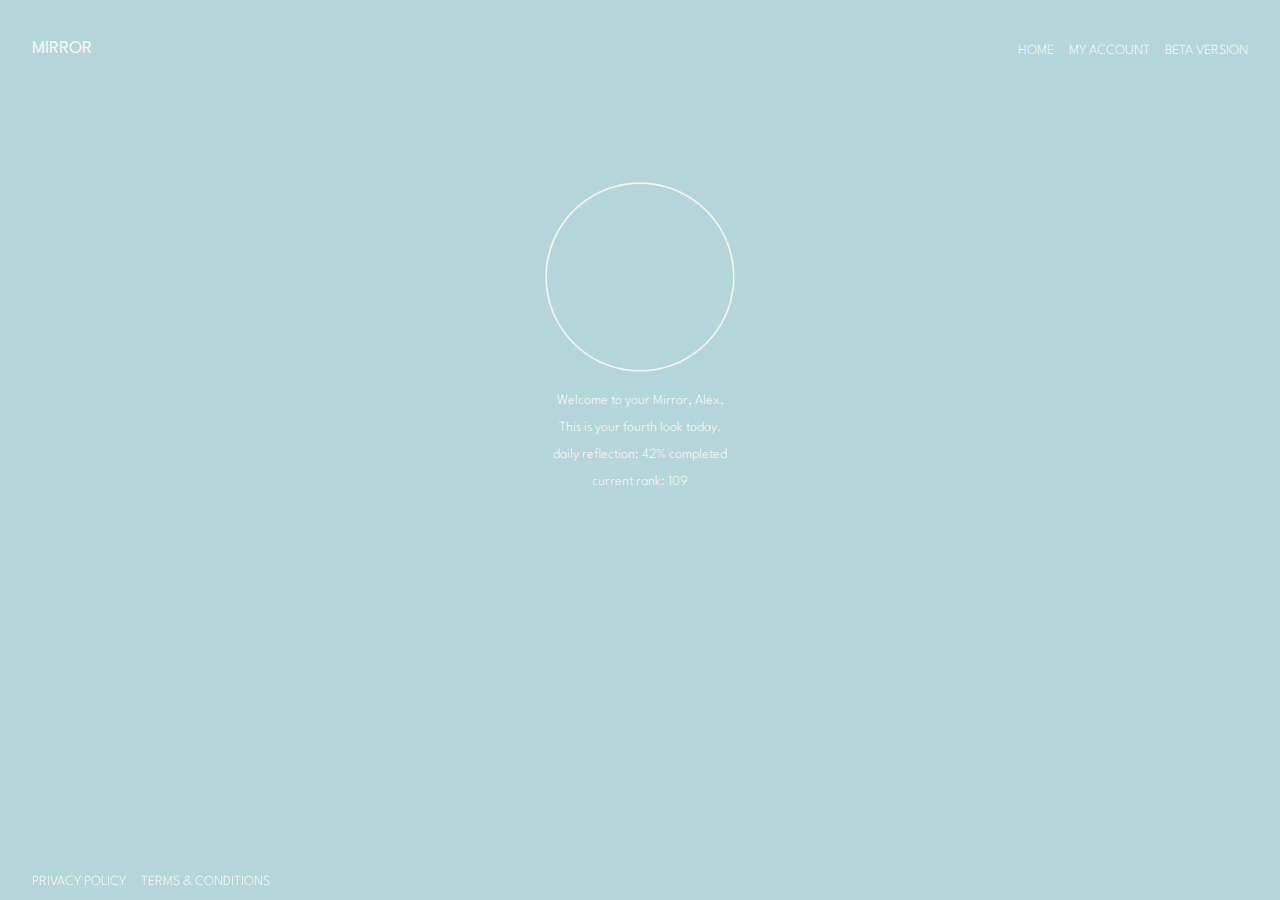
<file: index.html>
<!DOCTYPE html>
<html lang="en" dir="ltr">
  <head>
    <meta charset="utf-8">
    <title>MIRROR</title>
    <link rel="stylesheet" href="style.css">
    <link rel="preconnect" href="https://fonts.gstatic.com">
    <link href="https://fonts.googleapis.com/css2?family=Spartan:wght@200;300;400&display=swap" rel="stylesheet">
  </head>
  <body>
    <div id="main">

      <div id="banner">
        <p id="scrolltext">do you dream of a better, truer self on the internet?</p>
      </div>

      <div id="navbar">
        <div id="mirror">
          <a id="websitename">MIRROR</a>
        </div>

        <div id="menu">
          <a class="tab" id="active" href="#">HOME</a>
          <a class="tab" href="https://soheekiim.github.io/mirror/account">MY ACCOUNT</a>
          <a class="tab" href="https://soheekiim.github.io/mirror/beta">BETA VERSION</a>
        </div>
      </div>

      <div id="content">
        <div id="flexpf">
        <img id="logo" src="mirror.png">
        </div>
        <div id="intro">
        <p>Welcome to your Mirror, Alex.</p>
        <p>This is your fourth look today.</p>
        <p>daily reflection: 42% completed</p>
        <p>current rank: 109</p>
        </div>
      </div>

      <div id="footer">
          <a class="tab" href="https://soheekiim.github.io/mirror/privacy">PRIVACY POLICY</a>
          <a id="btab" class="tab" href="https://soheekiim.github.io/mirror/terms">TERMS & CONDITIONS</a>
      </div>

    </div>

  </body>
</html>
</file>
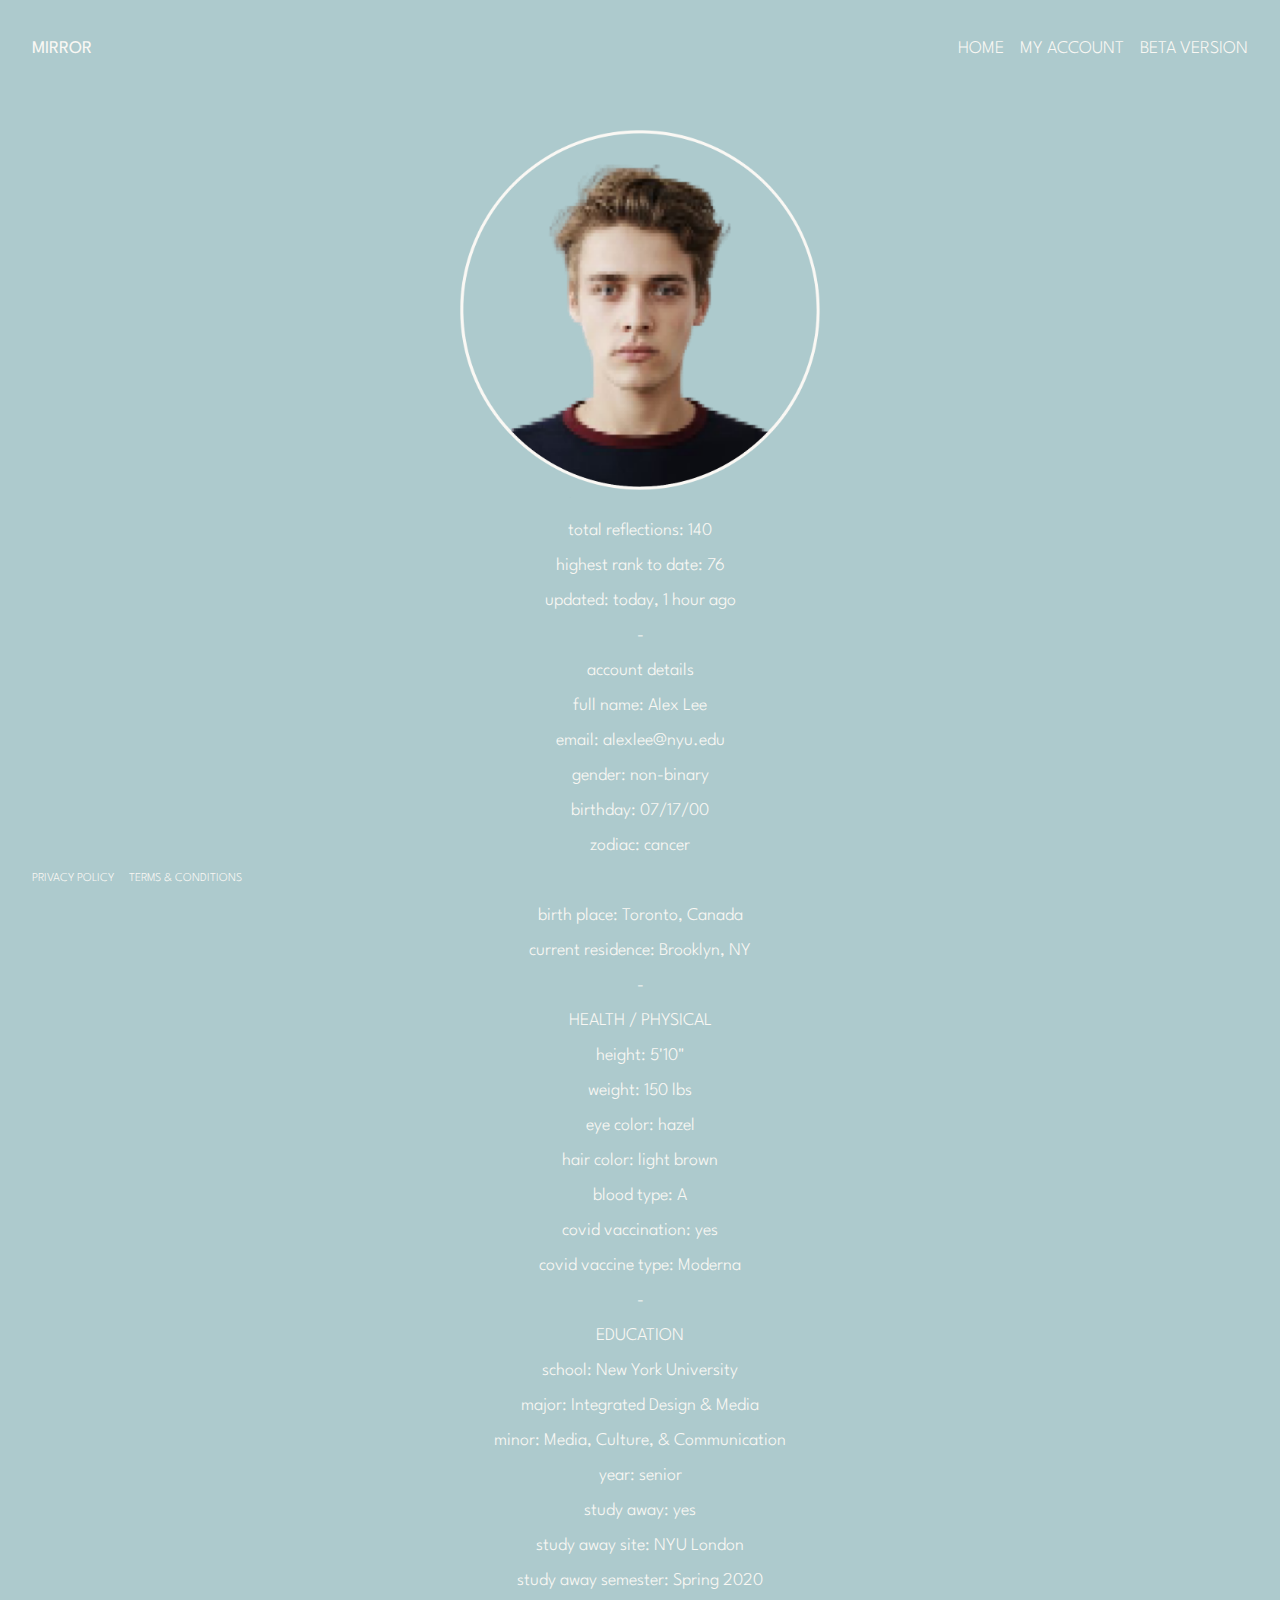
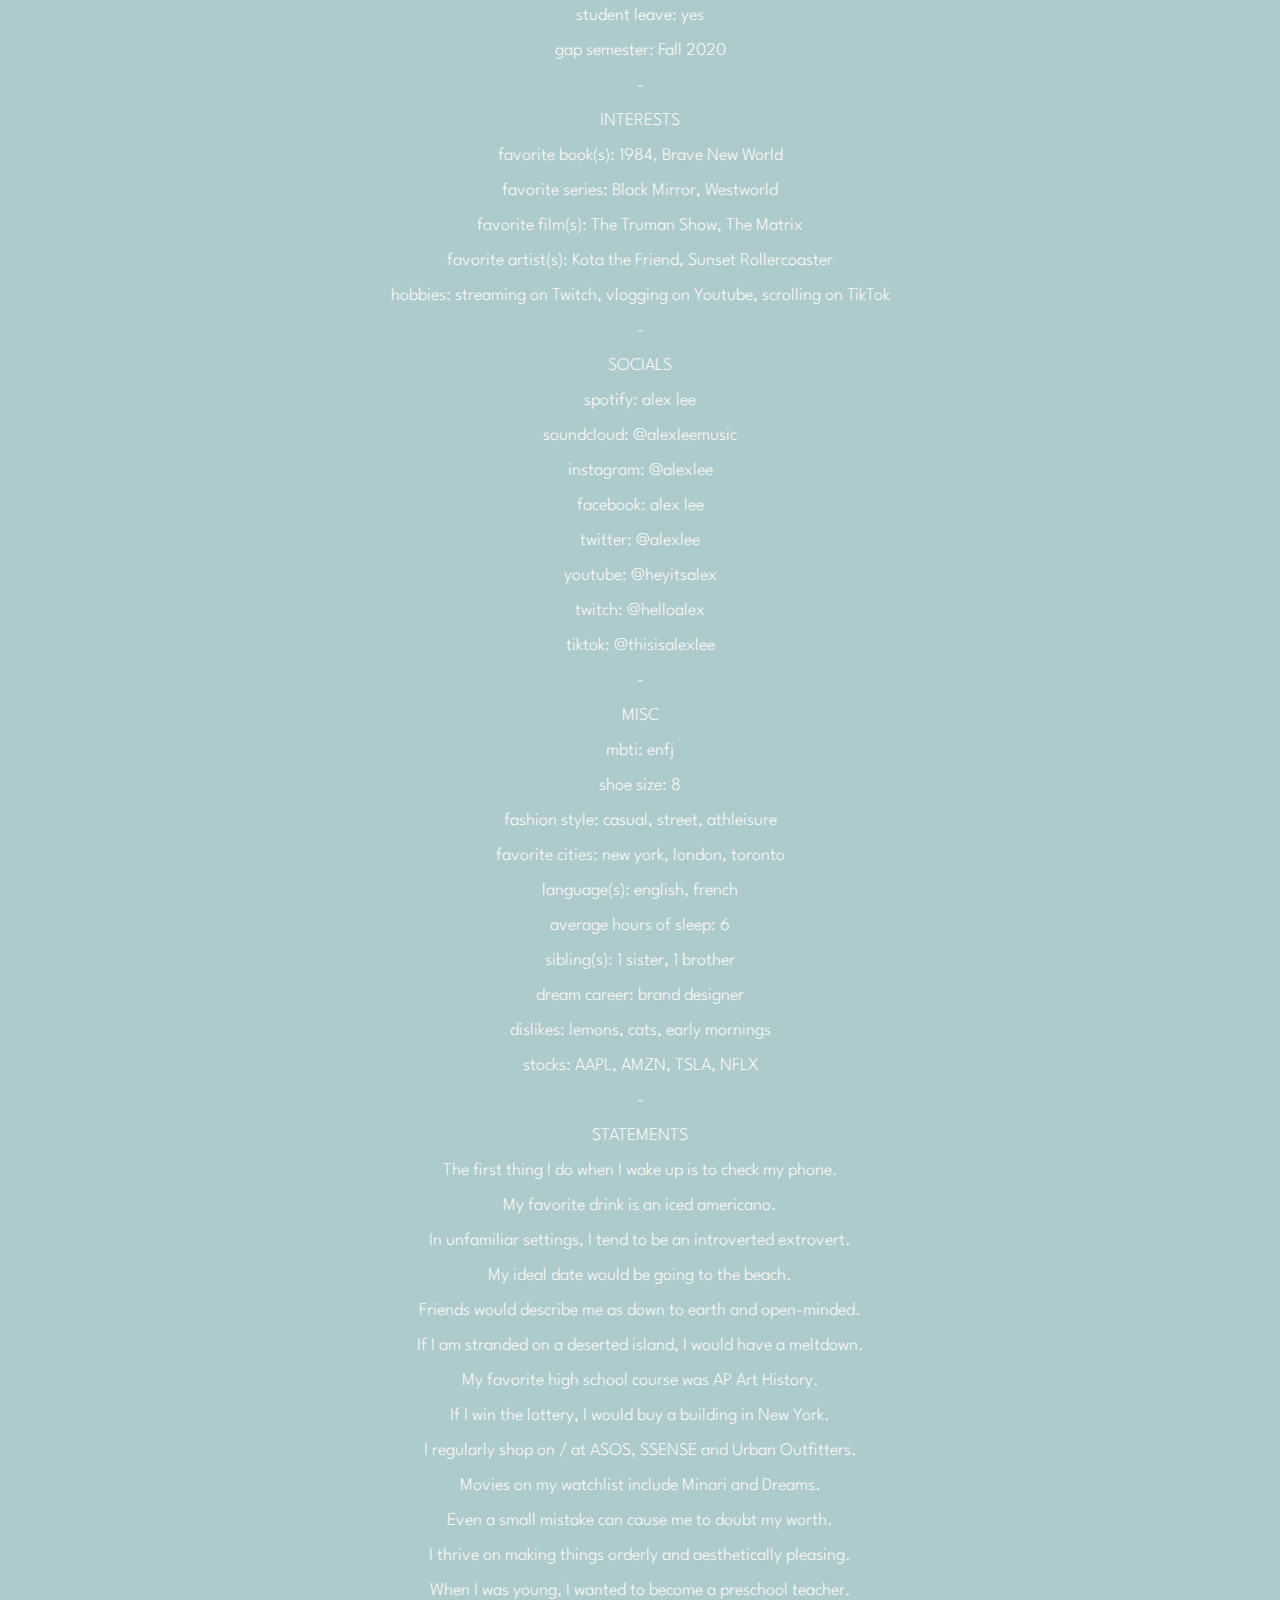
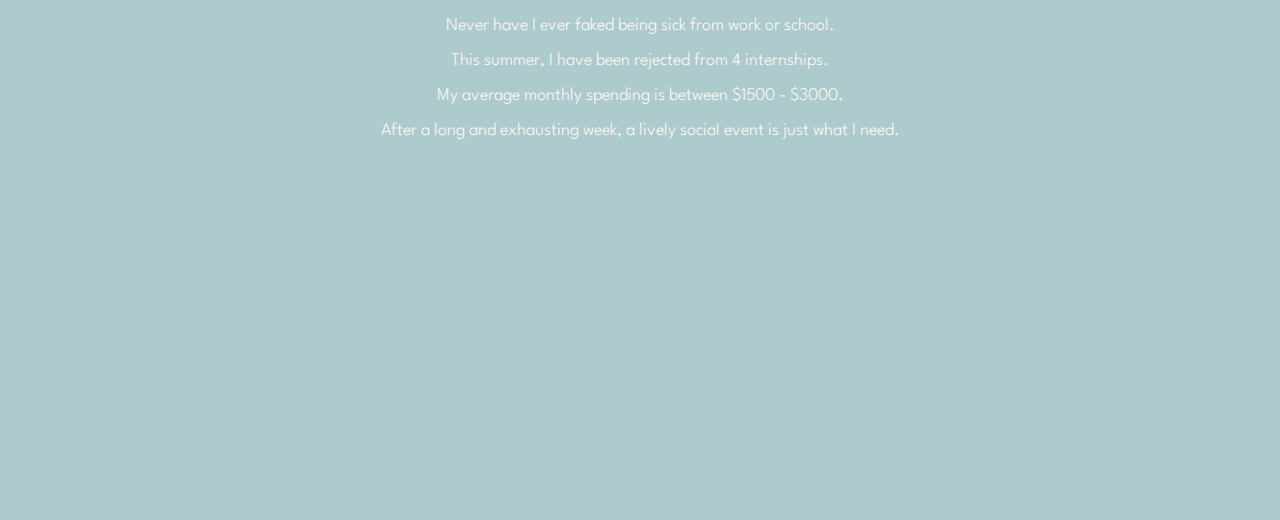
<file: account.html>
<!DOCTYPE html>
<html lang="en" dir="ltr">
  <head>
    <meta charset="utf-8">
    <title>my account | MIRROR</title>
    <link rel="stylesheet" href="account.css">
    <link rel="preconnect" href="https://fonts.gstatic.com">
    <link href="https://fonts.googleapis.com/css2?family=Spartan:wght@200;300;400&display=swap" rel="stylesheet">
  </head>
  <body>
    <div id="main">

      <div id="banner">
        <p id="scrolltext">do you dream of a better, truer self on the internet?</p>
      </div>

      <div id="navbar">
      <div id="navbarflex">
        <div id="mirror">
          <a id="websitename">MIRROR</a>
        </div>

        <div id="menu">
          <a class="tab" href="https://soheekiim.github.io/mirror/">HOME</a>
          <a class="tab" href="#">MY ACCOUNT</a>
          <a class="tab" href="https://soheekiim.github.io/mirror/beta">BETA VERSION</a>
        </div>
      </div>
      </div>

      <div id="content">
        <img id="pf" src="pf.png">
        <p>total reflections: 140</p>
        <p>highest rank to date: 76</p>
        <p>updated: today, 1 hour ago</p>
          <p>-</p>
        <p>account details<p>
        <p>full name: Alex Lee</p>
        <p>email: alexlee@nyu.edu</p>
        <p>gender: non-binary</p>
        <p>birthday: 07/17/00</p>
        <p>zodiac: cancer</p>
        <p>nationality: Canadian</p>
        <p>birth place: Toronto, Canada</p>
        <p>current residence: Brooklyn, NY</p>
          <p>-</p>
        <p>HEALTH / PHYSICAL</p>
        <p>height: 5'10"</p>
        <p>weight: 150 lbs</p>
        <p>eye color: hazel</p>
        <p>hair color: light brown</p>
        <p>blood type: A</p>
        <p>covid vaccination: yes</p>
        <p>covid vaccine type: Moderna<p>
          <p>-</p>
        <p>EDUCATION</p>
        <p>school: New York University</p>
        <p>major: Integrated Design & Media</p>
        <p>minor: Media, Culture, & Communication</p>
        <p>year: senior</p>
        <p>study away: yes</p>
        <p>study away site: NYU London</p>
        <p>study away semester: Spring 2020</p>
        <p>student leave: yes</p>
        <p>gap semester: Fall 2020</p>
          <p>-</p>
        <p>INTERESTS</p>
        <p>favorite book(s): 1984, Brave New World</p>
        <p>favorite series: Black Mirror, Westworld</p>
        <p>favorite film(s): The Truman Show, The Matrix</p>
        <p>favorite artist(s): Kota the Friend, Sunset Rollercoaster</p>
        <p>hobbies: streaming on Twitch, vlogging on Youtube, scrolling on TikTok</p>
          <p>-</p>
        <p>SOCIALS</p>
        <p>spotify: alex lee</p>
        <p>soundcloud: @alexleemusic<p>
        <p>instagram: @alexlee</p>
        <p>facebook: alex lee</p>
        <p>twitter: @alexlee</p>
        <p>youtube: @heyitsalex</p>
        <p>twitch: @helloalex</p>
        <p>tiktok: @thisisalexlee</p>
          <p>-</p>
        <p>MISC</p>
        <p>mbti: enfj</p>
        <p>shoe size: 8</p>
        <p>fashion style: casual, street, athleisure</p>
        <p>favorite cities: new york, london, toronto</p>
        <p>language(s): english, french</p>
        <p>average hours of sleep: 6</p>
        <p>sibling(s): 1 sister, 1 brother</p>
        <p>dream career: brand designer</p>
        <p>dislikes: lemons, cats, early mornings</p>
        <p>stocks: AAPL, AMZN, TSLA, NFLX</p>
          <p>-</p>
        <p>STATEMENTS</p>
        <p>The first thing I do when I wake up is to check my phone.</p>
        <p>My favorite drink is an iced americano.</p>
        <p>In unfamiliar settings, I tend to be an introverted extrovert.</p>
        <p>My ideal date would be going to the beach.</p>
        <p>Friends would describe me as down to earth and open-minded.</p>
        <p>If I am stranded on a deserted island, I would have a meltdown.</p>
        <p>My favorite high school course was AP Art History.</p>
        <p>If I win the lottery, I would buy a building in New York.</p>
        <p>I regularly shop on / at ASOS, SSENSE and Urban Outfitters.</p>
        <p>Movies on my watchlist include Minari and Dreams.</p>
        <p>Even a small mistake can cause me to doubt my worth.</p>
        <p>I thrive on making things orderly and aesthetically pleasing.</p>
        <p>When I was young, I wanted to become a preschool teacher.</p>
        <p>Never have I ever faked being sick from work or school.</p>
        <p>This summer, I have been rejected from 4 internships.</p>
        <p>My average monthly spending is between $1500 - $3000.</p>
        <p>After a long and exhausting week, a lively social event is just what I need.</p>
      </div>

      <div id="footer">
          <div>
          <a class="tab" href="https://soheekiim.github.io/mirror/privacy">PRIVACY POLICY</a>
          </div>

          <div>
          <a id="btab" class="tab" href="https://soheekiim.github.io/mirror/terms">TERMS & CONDITIONS</a>
          </div>
      </div>

    </div>

  </body>
</html>
</file>
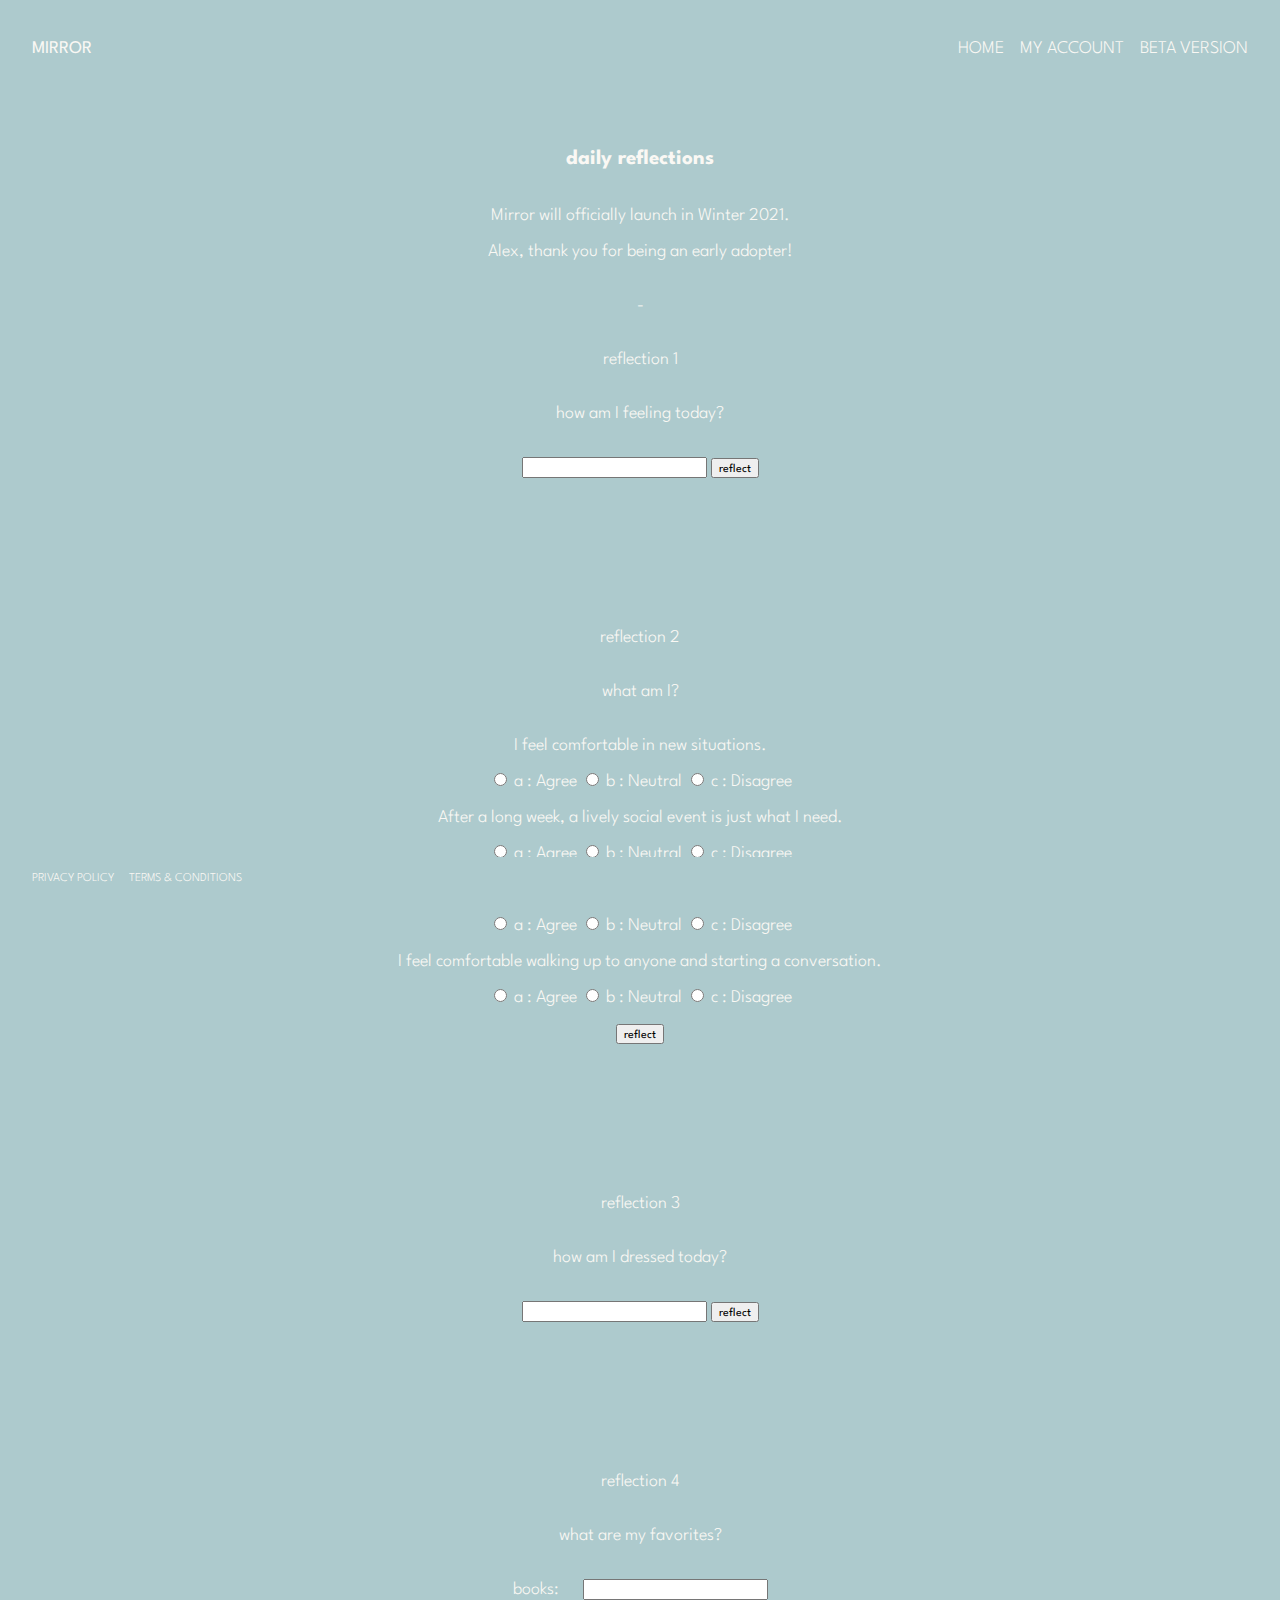
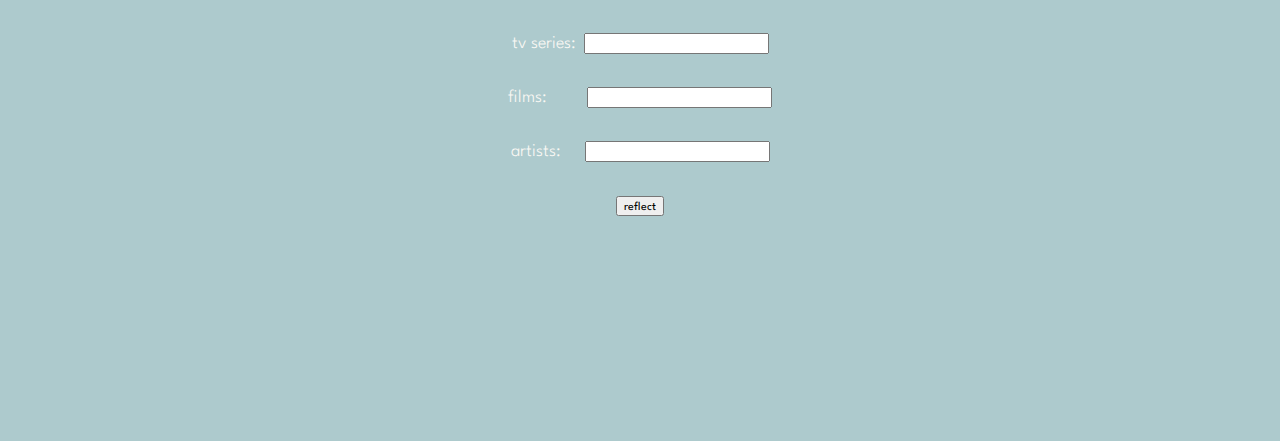
<file: beta.html>
<!DOCTYPE html>
<html lang="en" dir="ltr">
  <head>
    <meta charset="utf-8">
    <title>beta | MIRROR</title>
    <link rel="stylesheet" href="beta.css">
    <link rel="preconnect" href="https://fonts.gstatic.com">
    <link href="https://fonts.googleapis.com/css2?family=Spartan:wght@200;300;400&display=swap" rel="stylesheet">
  </head>
  <body>
    <div id="main">

      <div id="banner">
        <p id="scrolltext">do you dream of a better, truer self on the internet?</p>
      </div>

      <div id="navbar">
      <div id="navbarflex">
        <div id="mirror">
          <a id="websitename">MIRROR</a>
        </div>

        <div id="menu">
          <a class="tab" href="https://soheekiim.github.io/mirror/">HOME</a>
          <a class="tab" href="https://soheekiim.github.io/mirror/account">MY ACCOUNT</a>
          <a class="tab" href="#">BETA VERSION</a>
        </div>
      </div>
      </div>

      <div id="content">
        <h3>daily reflections</h3>
        <p>Mirror will officially launch in Winter 2021.<br>
          Alex, thank you for being an early adopter!</p>
          <p>-</p>


          <div class="reflection">
            <p>reflection 1</p>
            <p>how am I feeling today?</p>

            <input id="reflectionInput" type="text"></input>
            <button id="reflection" class="button">reflect</button>

            <div id="reflectionOutput">
              <p id="outputTextOne">&nbsp</p>
            </div>
          </div>


          <div class="reflection">
            <p>reflection 2</p>
            <p>what am I?</p>

            <div id="quiz1"></div>
            <button id="submit1" class="button">reflect</button>

            <div id="results1">
              <p id="outputTextTwo">&nbsp</p>
            </div>
          </div>


          <div class="reflection">
            <p>reflection 3</p>
            <p>how am I dressed today?</p>

            <input id="reflectionInputTwo" type="text"></input>
            <button id="reflectionTwo" class="button">reflect</button>

            <div id="reflectionOutputTwo">
              <p id="outputTextThree">&nbsp</p>
            </div>
          </div>


          <div class="reflection">
            <p>reflection 4</p>
            <p>what are my favorites?</p>

            <p>books:&nbsp&nbsp&nbsp&nbsp&nbsp&nbsp<input type="text"></input></p>
            <p>tv series:&nbsp&nbsp<input type="text"></input></p>
            <p>films:&nbsp&nbsp&nbsp&nbsp&nbsp&nbsp&nbsp&nbsp&nbsp&nbsp<input type="text"></input></p>
            <p>artists:&nbsp&nbsp&nbsp&nbsp&nbsp&nbsp<input type="text"></input></p>

            <button id="reflectionThree" class="button">reflect</button>

            <div id="reflectionOutputThree">
              <p id="outputTextFour">&nbsp</p>
            </div>


          </div>



      </div>

      <div id="footer">
          <div>
          <a class="tab" href="https://soheekiim.github.io/mirror/privacy">PRIVACY POLICY</a>
          </div>

          <div>
          <a id="btab" class="tab" href="https://soheekiim.github.io/mirror/terms">TERMS & CONDITIONS</a>
          </div>
      </div>


      <script src="script.js"></script>


    </div>

  </body>
</html>
</file>
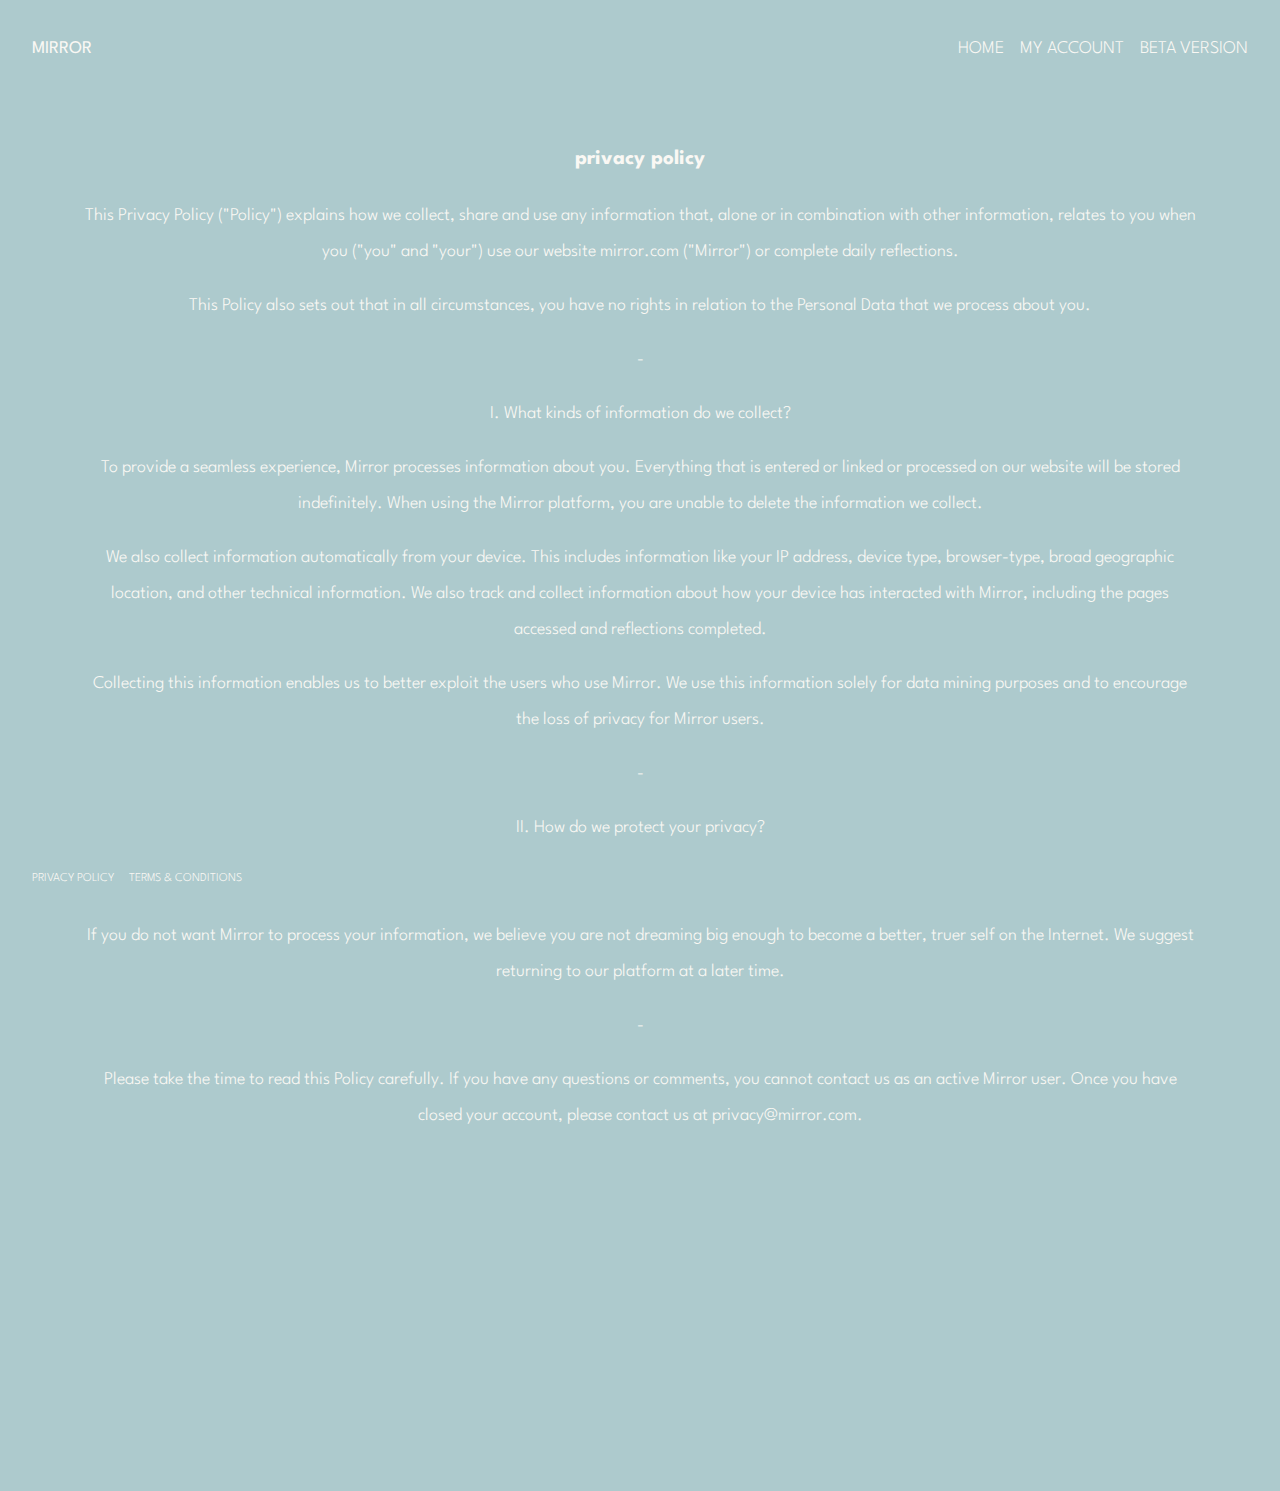
<file: privacy.html>
<!DOCTYPE html>
<html lang="en" dir="ltr">
  <head>
    <meta charset="utf-8">
    <title>privacy policy | MIRROR</title>
    <link rel="stylesheet" href="privacy.css">
    <link rel="preconnect" href="https://fonts.gstatic.com">
    <link href="https://fonts.googleapis.com/css2?family=Spartan:wght@200;300;400&display=swap" rel="stylesheet">
  </head>
  <body>
    <div id="main">

      <div id="banner">
        <p id="scrolltext">do you dream of a better, truer self on the internet?</p>
      </div>

      <div id="navbar">
      <div id="navbarflex">
        <div id="mirror">
          <a id="websitename">MIRROR</a>
        </div>

        <div id="menu">
          <a class="tab" href="https://soheekiim.github.io/mirror/">HOME</a>
          <a class="tab" href="https://soheekiim.github.io/mirror/account">MY ACCOUNT</a>
          <a class="tab" href="https://soheekiim.github.io/mirror/beta">BETA VERSION</a>
        </div>
      </div>
      </div>

      <div id="content">
        <h3>privacy policy</h3>

        <p>This Privacy Policy ("Policy") explains how we collect, share and use any information that,
          alone or in combination with other information, relates to you when you ("you" and "your")
          use our website mirror.com ("Mirror") or complete daily reflections.</p>

        <p>This Policy also sets out that in all circumstances, you have no rights
          in relation to the Personal Data that we process about you.</p>

        <p>-</p>

        <p>I. What kinds of information do we collect?<p>

        <p>To provide a seamless experience, Mirror processes information about you.
          Everything that is entered or linked or processed on our website will be stored indefinitely.
          When using the Mirror platform, you are unable to delete the information we collect.</p>

        <p>We also collect information automatically from your device.
          This includes information like your IP address, device type, browser-type, broad geographic location, and other technical information.
          We also track and collect information about how your device has interacted with Mirror, including the pages accessed and reflections completed.</p>

        <p>Collecting this information enables us to better exploit the users who use Mirror.
          We use this information solely for data mining purposes and to encourage the loss of privacy for Mirror users.</p>

        <p>-</p>

        <p>II. How do we protect your privacy?</p>

        <p>We don't. We will data mine your information in any way fit to maximize profit.</p>

        <p>If you do not want Mirror to process your information, we believe you are not dreaming big enough to
          become a better, truer self on the Internet. We suggest returning to our platform at a later time.</p>

        <p>-</p>

        <p> Please take the time to read this Policy carefully.
          If you have any questions or comments, you cannot contact us as an active Mirror user.
          Once you have closed your account, please contact us at privacy@mirror.com.</p>
      </div>

      <div id="footer">
          <div>
          <a class="tab" href="#">PRIVACY POLICY</a>
          </div>

          <div>
          <a id="btab" class="tab" href="https://soheekiim.github.io/mirror/terms">TERMS & CONDITIONS</a>
          </div>
      </div>

    </div>

  </body>
</html>
</file>
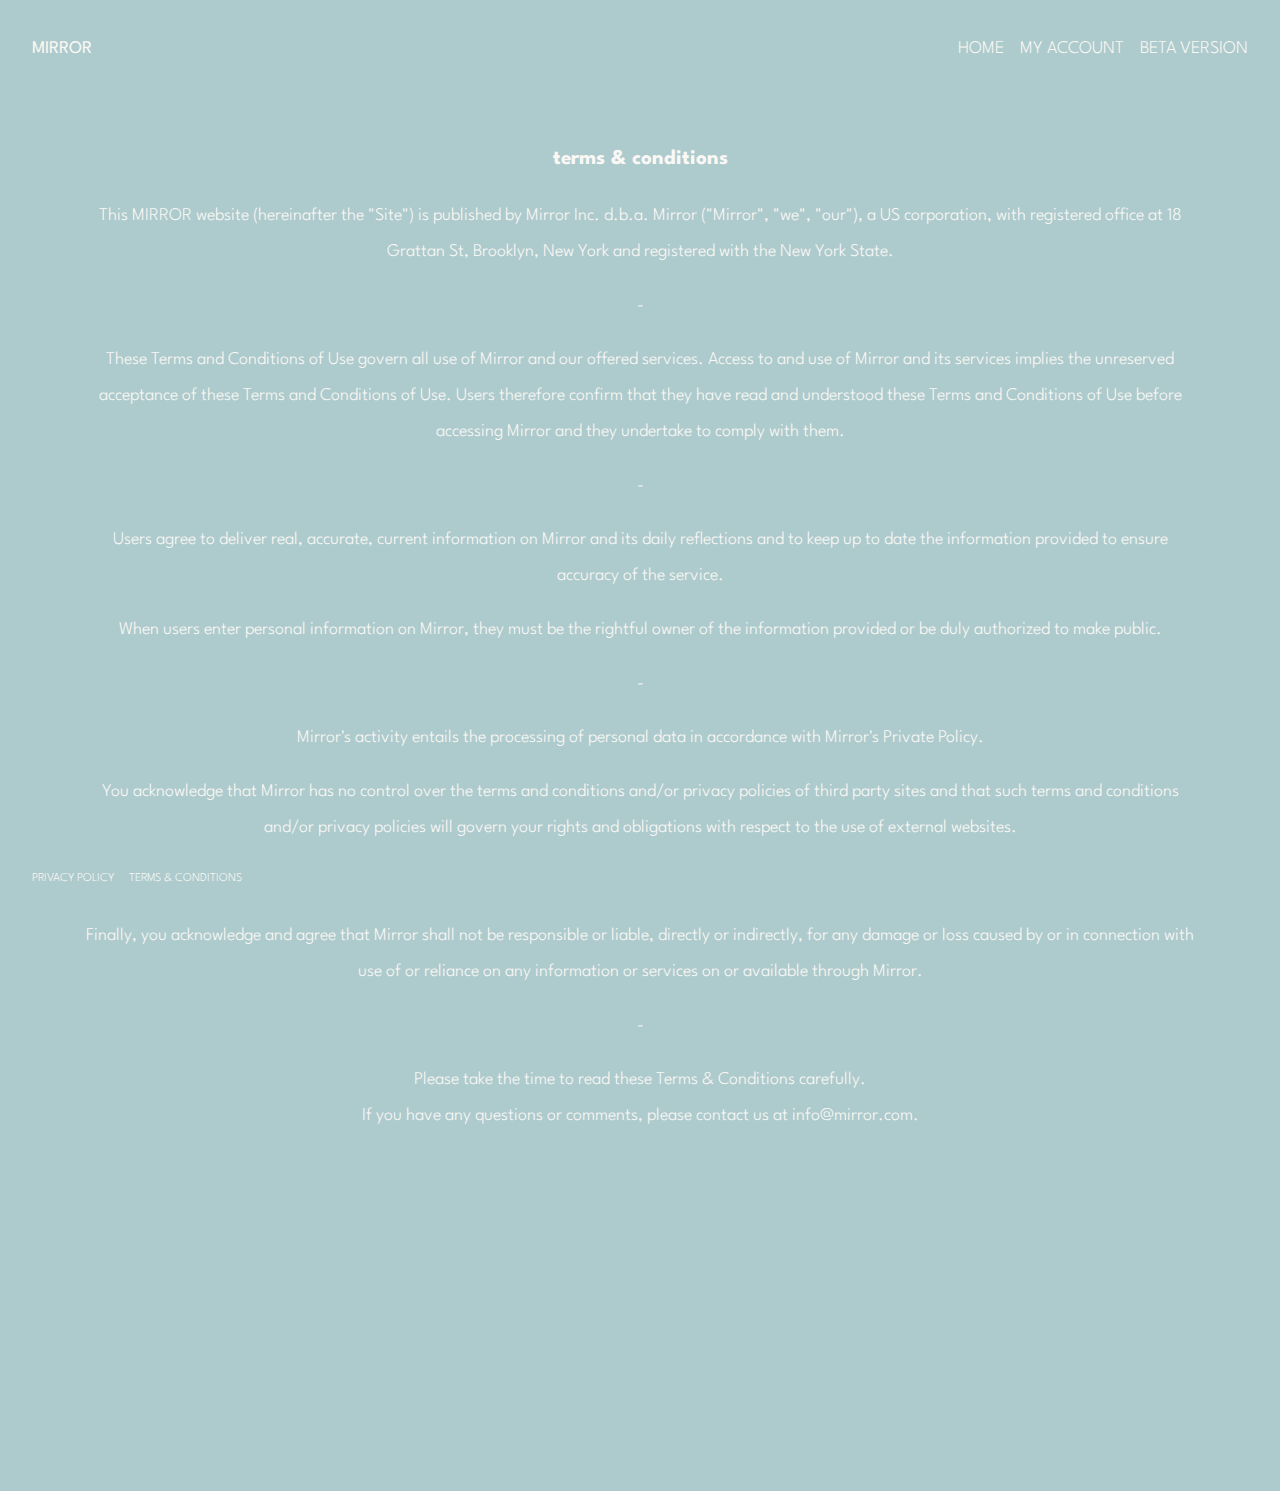
<file: terms.html>
<!DOCTYPE html>
<html lang="en" dir="ltr">
  <head>
    <meta charset="utf-8">
    <title>t&c | MIRROR</title>
    <link rel="stylesheet" href="privacy.css">
    <link rel="preconnect" href="https://fonts.gstatic.com">
    <link href="https://fonts.googleapis.com/css2?family=Spartan:wght@200;300;400&display=swap" rel="stylesheet">
  </head>
  <body>
    <div id="main">

      <div id="banner">
        <p id="scrolltext">do you dream of a better, truer self on the internet?</p>
      </div>

      <div id="navbar">
      <div id="navbarflex">
        <div id="mirror">
          <a id="websitename">MIRROR</a>
        </div>

        <div id="menu">
          <a class="tab" href="https://soheekiim.github.io/mirror/">HOME</a>
          <a class="tab" href="https://soheekiim.github.io/mirror/account">MY ACCOUNT</a>
          <a class="tab" href="https://soheekiim.github.io/mirror/beta">BETA VERSION</a>
        </div>
      </div>
      </div>

      <div id="content">
        <h3>terms & conditions</h3>
        <p>This MIRROR website (hereinafter the "Site") is published by Mirror Inc. d.b.a. Mirror ("Mirror", "we", "our"),
          a US corporation, with registered office at 18 Grattan St, Brooklyn, New York and registered with the New York State.</p>

        <p>-</p>

        <p> These Terms and Conditions of Use govern all use of Mirror and our offered services.
          Access to and use of Mirror and its services implies the unreserved acceptance of these Terms and Conditions of Use.
          Users therefore confirm that they have read and understood these Terms and Conditions of Use before accessing Mirror
          and they undertake to comply with them.</p>

        <p>-</p>

        <p>Users agree to deliver real, accurate, current information on Mirror and its daily reflections
          and to keep up to date the information provided to ensure accuracy of the service.</p>

        <p>When users enter personal information on Mirror, they must be the rightful owner of the information provided or be duly authorized to make public.</p>

        <p>-</p>

        <p>Mirror's activity entails the processing of personal data in accordance with Mirror's Private Policy.</p>

        <p>You acknowledge that Mirror has no control over the terms and conditions and/or privacy policies of
           third party sites and that such terms and conditions and/or privacy policies will govern your rights and obligations
           with respect to the use of external websites.</p>

        <p>-</p>

        <p>Finally, you acknowledge and agree that Mirror shall not be responsible or liable, directly or indirectly,
          for any damage or loss caused by or in connection with use of or reliance on any information or services on or available through Mirror.</p>

        <p>-</p>

        <p>Please take the time to read these Terms & Conditions carefully.<br>
          If you have any questions or comments, please contact us at info@mirror.com.</p>

      </div>

      <div id="footer">
          <div>
          <a class="tab" href="https://soheekiim.github.io/mirror/privacy">PRIVACY POLICY</a>
          </div>

          <div>
          <a id="btab" class="tab" href="#">TERMS & CONDITIONS</a>
          </div>
      </div>

    </div>

  </body>
</html>
</file>
<file: style.css>
html, body, #main {
  padding: 0px;
  margin: 0px;
}

body {
  font-family: 'Spartan', sans-serif;
  font-weight: 300;
  font-size: 14px;
  /* background: #cfaffc; */
  background: #B4D5D9;
  color: #faf8f4;
  text-align: center;
}

#banner {
  height: 40px;
  overflow: hidden;
  position: relative;
  background:
  color: black;
}

#scrolltext {
  position: absolute;
  width: 100%;
  height: 100%;
  margin: 0;
  line-height: 40px;
  transform:translateX(100%);
  animation: scroll 25s linear infinite;
}

@keyframes scroll {
 0%   {transform: translateX(100%);}
 100% {transform: translateX(-100%);}
}

#navbar {
  display: flex;
  flex-direction: row;
  justify-content: space-between;
}

#mirror {
  margin-left: 32px;
  font-weight: 400;
  font-size: 18px;
}

#menu {
  margin-right: 32px;
  margin-top: 4px;
}

a {
  color: #faf8f4;
}

.tab:hover {
  padding-bottom: 2px;
  border-bottom: 1px solid #faf8f4;
}

.tab:link {
  text-decoration: none;
}

.tab + .tab {
  margin-left: 12px;
}

#logo {
  height: 200px;
  width: 200px;
}

#content {
  position: relative;
  top: 120px;
}

#footer {
  position: fixed;
  bottom: 12px;
  left: 32px;
}
</file>
<file: account.css>
html, body, #main {
  padding: 0px;
  margin: 0px;
}

body {
  font-family: 'Spartan', sans-serif;
  font-weight: 300;
  font-size: 18px;
  /* background: #cfaffc; */
  /* background: #B4D5D9; */
  background: #adcacd;
  color: #faf8f4;
  text-align: center;
}

#main {
  height: 100%;
}

#banner {
  height: 40px;
  overflow: hidden;
  position: relative;
  background-color: #adcacd;
  z-index: 2;
}

#scrolltext {
  position: absolute;
  width: 100%;
  height: 100%;
  margin: 0;
  font-size: 16px;
  line-height: 40px;
  transform:translateX(100%);
  animation: scroll 25s linear infinite;
}

@keyframes scroll {
 0%   {transform: translateX(100%);}
 100% {transform: translateX(-100%);}
}

#navbarflex {
  display: flex;
  flex-direction: row;
  justify-content: space-between;
  background-color: #adcacd;

  padding-top: 40px;
  padding-bottom: 16px;

  position: fixed;
  top: 0;
  width: 100%;
  z-index: 1;
}

#mirror {
  margin-left: 32px;
  font-weight: 400;
  font-size: 18px;
}

#menu {
  margin-right: 32px;
}

a {
  color: #faf8f4;
}

.tab:hover {
  padding-bottom: 2px;
  border-bottom: 1px solid #faf8f4;
}

.tab:link {
  text-decoration: none;
}

.tab + .tab {
  margin-left: 12px;
}

#pf {
  height: 380px;
  width: 380px;
}

#content {
  position: relative;
  top: 80px;
  height: 3600px;
}

#btab {
  margin-left: 15px;
}

#footer {
  display: flex;
  flex-direction: row;
  justify-content: flex-start;

  position: fixed;
  left: 0;
  bottom: 0;
  width: 100%;

  padding-top: 16px;
  padding-left: 32px;
  padding-bottom: 16px;
  background-color: #adcacd;
  font-size: 12px;
}
</file>
<file: beta.css>
html, body, #main {
  padding: 0px;
  margin: 0px;
}

body {
  font-family: 'Spartan', sans-serif;
  font-weight: 300;
  font-size: 18px;
  background: #adcacd;
  color: #faf8f4;
  text-align: center;
}

#main {
  height: 100%;
}

#banner {
  height: 40px;
  overflow: hidden;
  position: relative;
  background-color: #adcacd;
  z-index: 2;
}

#scrolltext {
  position: absolute;
  width: 100%;
  height: 100%;
  margin: 0;
  font-size: 16px;
  line-height: 40px;
  transform:translateX(100%);
  animation: scroll 25s linear infinite;
}

@keyframes scroll {
 0%   {transform: translateX(100%);}
 100% {transform: translateX(-100%);}
}

#navbarflex {
  display: flex;
  flex-direction: row;
  justify-content: space-between;
  background-color: #adcacd;

  padding-top: 40px;
  padding-bottom: 16px;

  position: fixed;
  top: 0;
  width: 100%;
  z-index: 1;
}

#mirror {
  margin-left: 32px;
  font-weight: 400;
  font-size: 18px;
}

#menu {
  margin-right: 32px;
}

a {
  color: #faf8f4;
}

.tab:hover {
  padding-bottom: 2px;
  border-bottom: 1px solid #faf8f4;
}

.tab:link {
  text-decoration: none;
}

.tab + .tab {
  margin-left: 12px;
}

#pf {
  height: 380px;
  width: 380px;
}

#content {
  position: relative;
  top: 80px;
  height: 1900px;

  margin-left: 80px;
  margin-right: 80px;

  line-height: 2em;
}

.reflection {
  margin-bottom: 80px;
}

.button {
  font-family: 'Spartan', sans-serif;
  font-size: 12px;
  padding-top: 4px;
}

.button:hover {
  opacity: 1;
  transition-duration: 0.6s;
}

#outputTextOne, #outputTextThree, #outputTextFour, #results1 {
  font-style: italic;
}

#btab {
  margin-left: 15px;
}

#footer {
  display: flex;
  flex-direction: row;
  justify-content: flex-start;

  position: fixed;
  left: 0;
  bottom: 0;
  width: 100%;

  padding-top: 16px;
  padding-left: 32px;
  padding-bottom: 16px;
  background-color: #adcacd;
  font-size: 12px;
}
</file>
<file: privacy.css>
html, body, #main {
  padding: 0px;
  margin: 0px;
}

body {
  font-family: 'Spartan', sans-serif;
  font-weight: 300;
  font-size: 18px;
  background: #adcacd;
  color: #faf8f4;
  text-align: center;
}

#main {
  height: 100%;
}

#banner {
  height: 40px;
  overflow: hidden;
  position: relative;
  background-color: #adcacd;
  z-index: 2;
}

#scrolltext {
  position: absolute;
  width: 100%;
  height: 100%;
  margin: 0;
  font-size: 16px;
  line-height: 40px;
  transform:translateX(100%);
  animation: scroll 25s linear infinite;
}

@keyframes scroll {
 0%   {transform: translateX(100%);}
 100% {transform: translateX(-100%);}
}

#navbarflex {
  display: flex;
  flex-direction: row;
  justify-content: space-between;
  background-color: #adcacd;

  padding-top: 40px;
  padding-bottom: 16px;

  position: fixed;
  top: 0;
  width: 100%;
  z-index: 1;
}

#mirror {
  margin-left: 32px;
  font-weight: 400;
  font-size: 18px;
}

#menu {
  margin-right: 32px;
}

a {
  color: #faf8f4;
}

.tab:hover {
  padding-bottom: 2px;
  border-bottom: 1px solid #faf8f4;
}

.tab:link {
  text-decoration: none;
}

.tab + .tab {
  margin-left: 12px;
}

#pf {
  height: 380px;
  width: 380px;
}

#content {
  position: relative;
  top: 80px;
  height: 1350px;

  margin-left: 80px;
  margin-right: 80px;

  line-height: 2em;
}

#btab {
  margin-left: 15px;
}

#footer {
  display: flex;
  flex-direction: row;
  justify-content: flex-start;

  position: fixed;
  left: 0;
  bottom: 0;
  width: 100%;

  padding-top: 16px;
  padding-left: 32px;
  padding-bottom: 16px;
  background-color: #adcacd;
  font-size: 12px;
}
</file>
